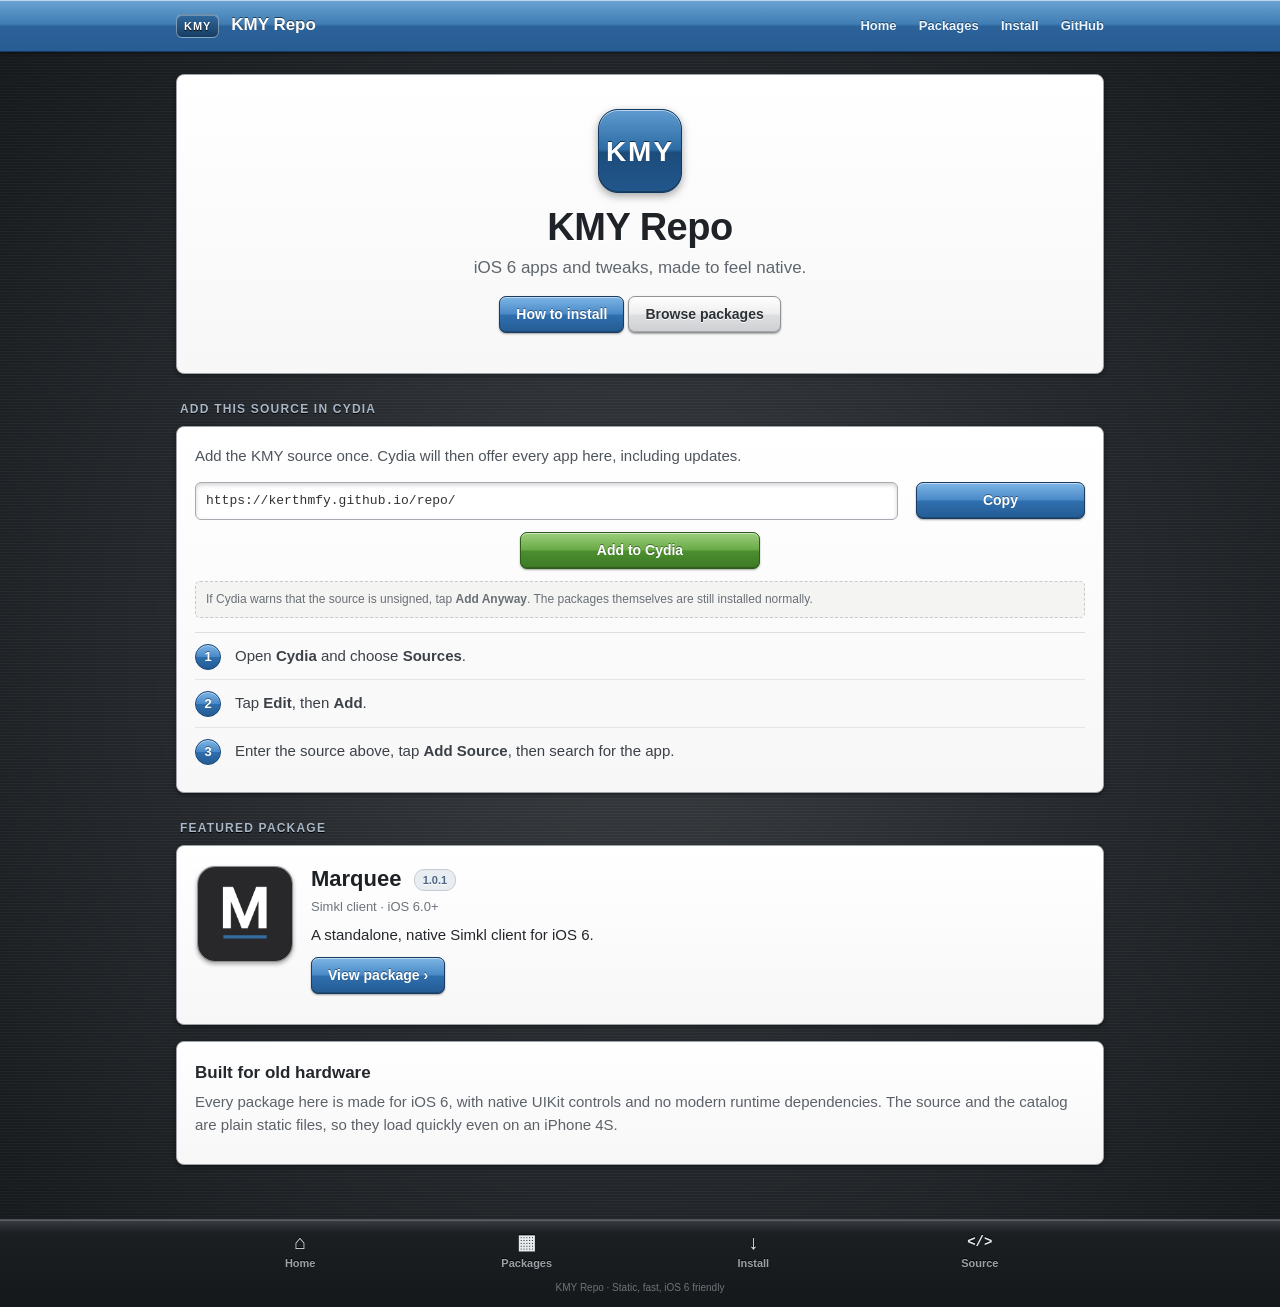
<file: docs/index.html>
<!DOCTYPE html>
<html lang="en">
<head>
<meta charset="utf-8">
<meta name="viewport" content="width=device-width, initial-scale=1.0">
<meta name="format-detection" content="telephone=no">
<title>KMY Repo — iOS 6 apps and tweaks, made to feel native.</title>
<meta name="description" content="iOS 6 apps and tweaks, made to feel native.">
<link rel="canonical" href="https://kerthmfy.github.io/repo/">
<meta property="og:type" content="website">
<meta property="og:site_name" content="KMY Repo">
<meta property="og:title" content="KMY Repo — iOS 6 apps and tweaks, made to feel native.">
<meta property="og:description" content="iOS 6 apps and tweaks, made to feel native.">
<meta property="og:url" content="https://kerthmfy.github.io/repo/">
<meta property="og:image" content="https://kerthmfy.github.io/repo/assets/og.png">
<link rel="icon" type="image/png" href="favicon.png">
<link rel="apple-touch-icon" href="CydiaIcon.png">
<link rel="stylesheet" href="assets/styles.css">
</head>
<body>
<header class="nav">
  <div class="nav-inner">
    <a class="nav-brand" href="index.html">
      <span class="nav-mark">KMY</span>
      <span class="nav-title">KMY Repo</span>
    </a>
    <nav class="nav-links">
      <a class="nav-link" href="index.html">Home</a>
      <a class="nav-link" href="index.html#packages">Packages</a>
      <a class="nav-link" href="index.html#install">Install</a>
      <a class="nav-link" href="https://github.com/kerthmfy/repo">GitHub</a>
    </nav>
    <div class="clear"></div>
  </div>
</header>
<main class="wrap">
  <section class="hero card">
    <div class="monogram">KMY</div>
    <h1>KMY Repo</h1>
    <p class="tagline">iOS 6 apps and tweaks, made to feel native.</p>
    <p class="hero-buttons">
      <a class="btn btn-blue" href="#install">How to install</a>
      <a class="btn btn-cream" href="#packages">Browse packages</a>
    </p>
  </section>

  <h2 class="section-label" id="install">Add this source in Cydia</h2>
  <div class="card install-card">
    <p class="install-lead">Add the KMY source once. Cydia will then offer every app here, including updates.</p>
    <div class="source-row">
      <div class="source-field" id="source-url">https://kerthmfy.github.io/repo/</div>
      <button type="button" class="btn btn-blue copy-btn" data-copy="https://kerthmfy.github.io/repo/">Copy</button>
    </div>
    <p class="center"><a class="btn btn-green btn-wide" href="cydia://url/https://cydia.saurik.com/api/share#?source=https%3A%2F%2Fkerthmfy.github.io%2Frepo%2F">Add to Cydia</a></p>
    <p class="note">If Cydia warns that the source is unsigned, tap <strong>Add Anyway</strong>. The packages themselves are still installed normally.</p>
    <ol class="steps"><li><span class="step-number">1</span>Open <strong>Cydia</strong> and choose <strong>Sources</strong>.</li><li><span class="step-number">2</span>Tap <strong>Edit</strong>, then <strong>Add</strong>.</li><li><span class="step-number">3</span>Enter the source above, tap <strong>Add Source</strong>, then search for the app.</li></ol>
  </div>

  <div id="packages"></div>
  <h2 class="section-label">Featured package</h2>
<div class="card featured">
    <img class="app-icon app-icon-lg" src="assets/icons/marquee.png" alt="" width="96" height="96">
    <div class="featured-body">
      <div class="featured-heading">
        <h3>Marquee</h3>
        <span class="version-chip">1.0.1</span>
      </div>
      <p class="pkg-tag">Simkl client &middot; iOS 6.0+</p>
      <p>A standalone, native Simkl client for iOS 6.</p>
      <p><a class="btn btn-blue" href="p/marquee/index.html">View package &#8250;</a></p>
    </div>
    <div class="clear"></div>
  </div>
  

  <div class="card about-strip">
    <h2>Built for old hardware</h2>
    <p>Every package here is made for iOS 6, with native UIKit controls and no modern runtime dependencies. The source and the catalog are plain static files, so they load quickly even on an iPhone 4S.</p>
  </div>
</main>
<footer class="footer">
  <div class="footer-inner">
    <a class="tab" href="index.html"><span class="tab-icon">&#8962;</span>Home</a>
    <a class="tab" href="index.html#packages"><span class="tab-icon">&#9638;</span>Packages</a>
    <a class="tab" href="index.html#install"><span class="tab-icon">&#8595;</span>Install</a>
    <a class="tab" href="https://github.com/kerthmfy/repo"><span class="tab-icon tab-code">&lt;/&gt;</span>Source</a>
    <div class="footer-note">KMY Repo &middot; Static, fast, iOS 6 friendly</div>
  </div>
</footer>
<script src="assets/app.js"></script>
</body>
</html>
</file>
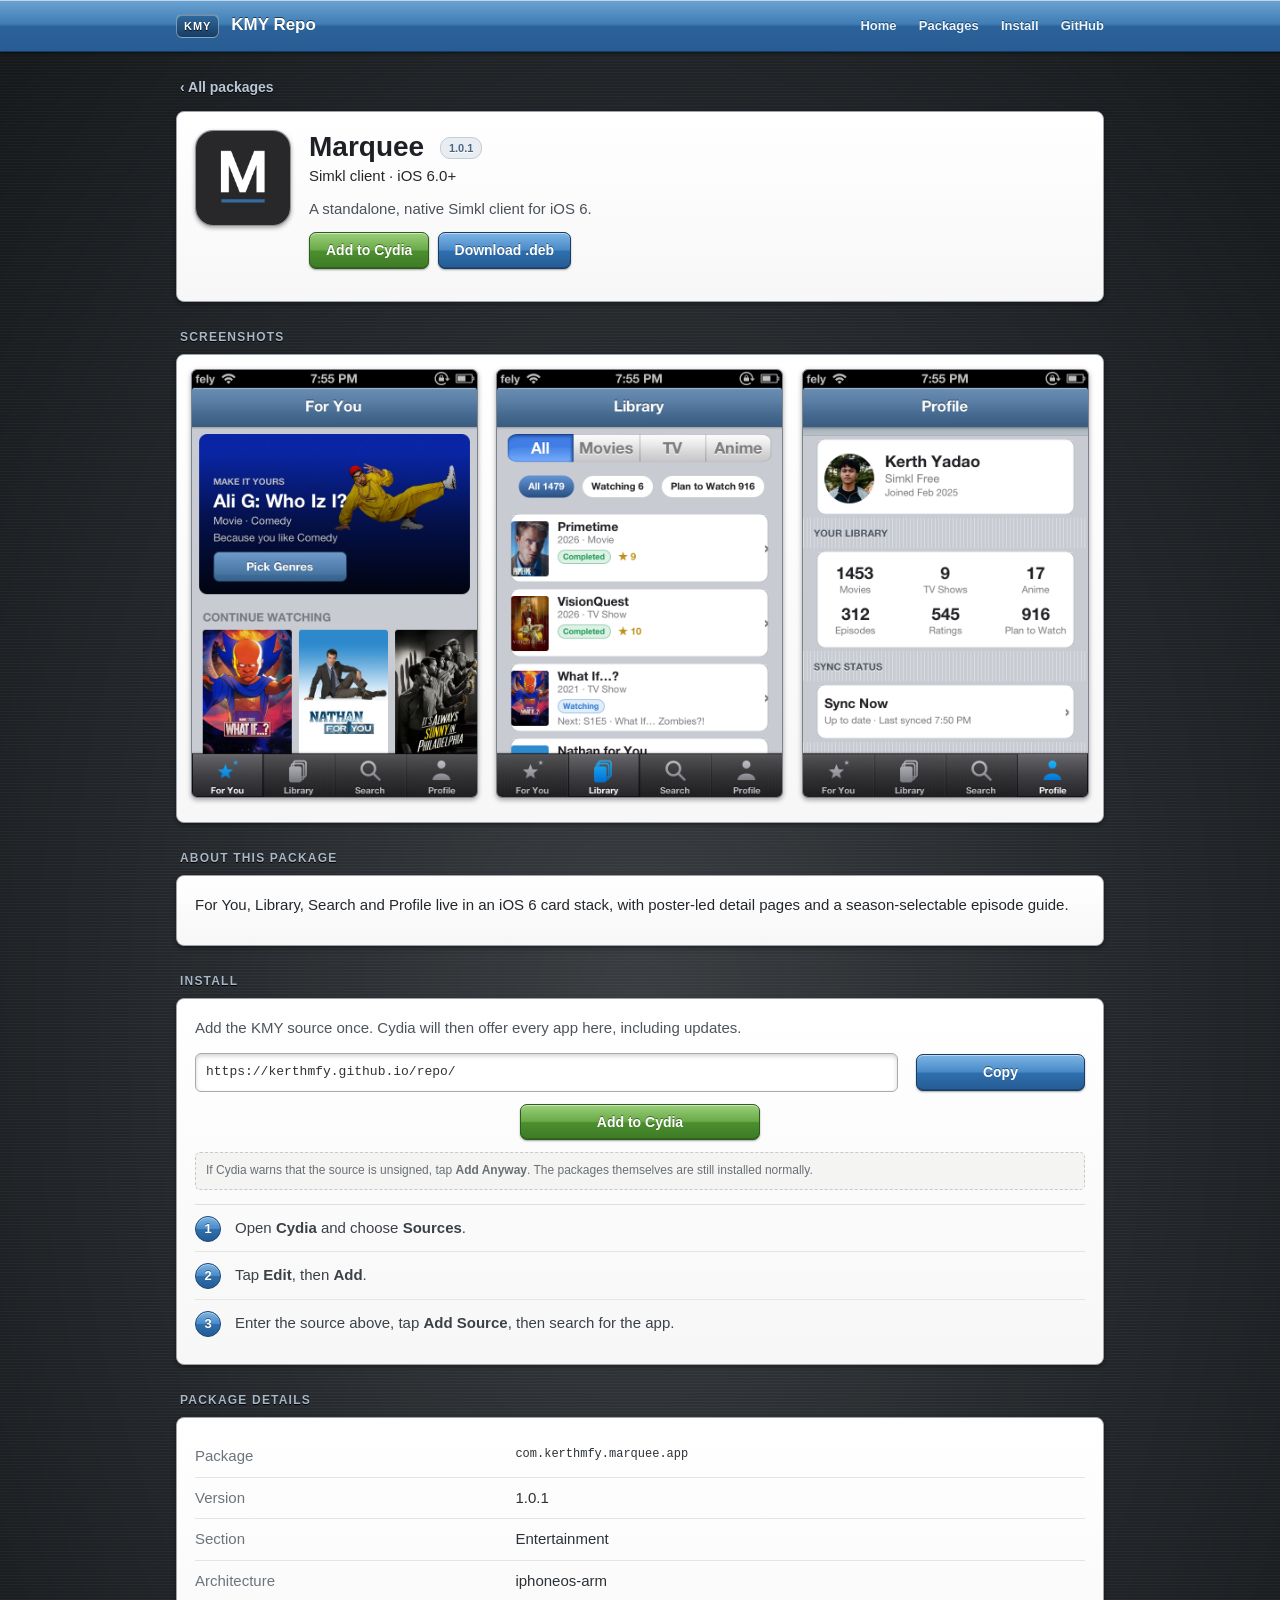
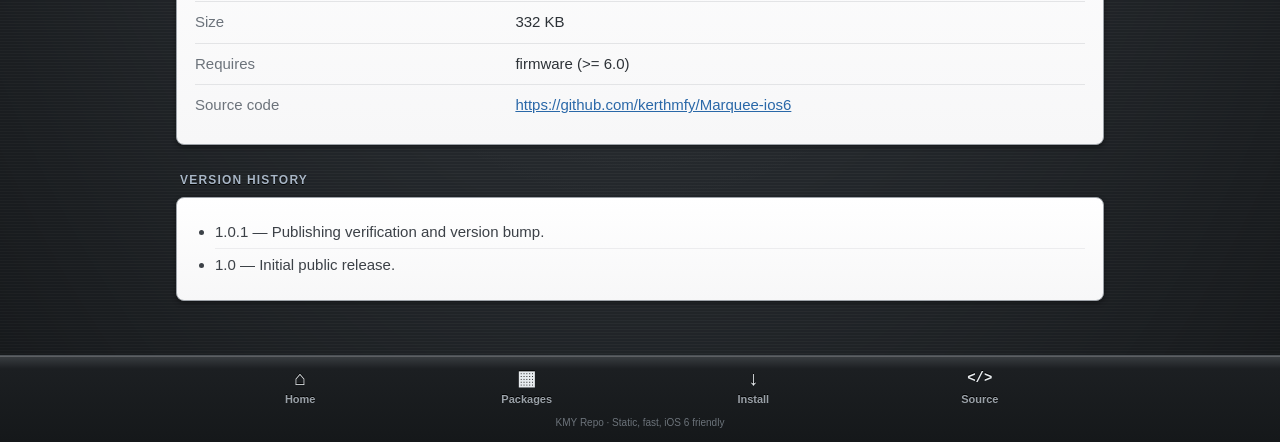
<file: docs/p/marquee/index.html>
<!DOCTYPE html>
<html lang="en">
<head>
<meta charset="utf-8">
<meta name="viewport" content="width=device-width, initial-scale=1.0">
<meta name="format-detection" content="telephone=no">
<title>Marquee 1.0.1 — KMY Repo</title>
<meta name="description" content="A standalone, native Simkl client for iOS 6.">
<link rel="canonical" href="https://kerthmfy.github.io/repo/p/marquee/">
<meta property="og:type" content="website">
<meta property="og:site_name" content="KMY Repo">
<meta property="og:title" content="Marquee 1.0.1 — KMY Repo">
<meta property="og:description" content="A standalone, native Simkl client for iOS 6.">
<meta property="og:url" content="https://kerthmfy.github.io/repo/p/marquee/">
<meta property="og:image" content="https://kerthmfy.github.io/repo/assets/og.png">
<link rel="icon" type="image/png" href="../../favicon.png">
<link rel="apple-touch-icon" href="../../CydiaIcon.png">
<link rel="stylesheet" href="../../assets/styles.css">
</head>
<body>
<header class="nav">
  <div class="nav-inner">
    <a class="nav-brand" href="../../index.html">
      <span class="nav-mark">KMY</span>
      <span class="nav-title">KMY Repo</span>
    </a>
    <nav class="nav-links">
      <a class="nav-link" href="../../index.html">Home</a>
      <a class="nav-link" href="../../index.html#packages">Packages</a>
      <a class="nav-link" href="../../index.html#install">Install</a>
      <a class="nav-link" href="https://github.com/kerthmfy/repo">GitHub</a>
    </nav>
    <div class="clear"></div>
  </div>
</header>
<main class="wrap">
  <p class="back-link"><a href="../../index.html">&#8249; All packages</a></p>

  <section class="card package-head">
    <img class="app-icon app-icon-lg" src="../../assets/icons/marquee.png" alt="Marquee icon" width="96" height="96">
    <div class="package-head-body">
      <h1>Marquee <span class="version-chip">1.0.1</span></h1>
      <p class="package-tag">Simkl client &middot; iOS 6.0+</p>
      <div class="package-lede"><p>A standalone, native Simkl client for iOS 6.</p></div>
      <p class="package-buttons">
        <a class="btn btn-green" href="cydia://url/https://cydia.saurik.com/api/share#?source=https%3A%2F%2Fkerthmfy.github.io%2Frepo%2F">Add to Cydia</a>
        <a class="btn btn-blue" href="../../debs/com.kerthmfy.marquee.app_1.0.1_iphoneos-arm.deb">Download .deb</a>
      </p>
    </div>
    <div class="clear"></div>
  </section>

  <h2 class="section-label">Screenshots</h2>
  <div class="card shots-card">
    <div class="shots">
      <div class="shot">
        <img src="../../assets/screenshots/marquee/attachment-2.png" alt="Marquee screenshot">
      </div><div class="shot">
        <img src="../../assets/screenshots/marquee/attachment-1.png" alt="Marquee screenshot">
      </div><div class="shot">
        <img src="../../assets/screenshots/marquee/attachment-0.png" alt="Marquee screenshot">
      </div>
      <div class="clear"></div>
    </div>
  </div>

  <h2 class="section-label">About this package</h2>
  <div class="card">
    <p>For You, Library, Search and Profile live in an iOS 6 card stack, with poster-led detail pages and a season-selectable episode guide.</p>
  </div>

  <h2 class="section-label">Install</h2>
  <div class="card install-card">
    <p class="install-lead">Add the KMY source once. Cydia will then offer every app here, including updates.</p>
    <div class="source-row">
      <div class="source-field" id="source-url">https://kerthmfy.github.io/repo/</div>
      <button type="button" class="btn btn-blue copy-btn" data-copy="https://kerthmfy.github.io/repo/">Copy</button>
    </div>
    <p class="center"><a class="btn btn-green btn-wide" href="cydia://url/https://cydia.saurik.com/api/share#?source=https%3A%2F%2Fkerthmfy.github.io%2Frepo%2F">Add to Cydia</a></p>
    <p class="note">If Cydia warns that the source is unsigned, tap <strong>Add Anyway</strong>. The packages themselves are still installed normally.</p>
    <ol class="steps"><li><span class="step-number">1</span>Open <strong>Cydia</strong> and choose <strong>Sources</strong>.</li><li><span class="step-number">2</span>Tap <strong>Edit</strong>, then <strong>Add</strong>.</li><li><span class="step-number">3</span>Enter the source above, tap <strong>Add Source</strong>, then search for the app.</li></ol>
  </div>

  <h2 class="section-label">Package details</h2>
  <div class="card">
    <table class="meta-table">
      <tbody>
        <tr><th>Package</th><td class="mono">com.kerthmfy.marquee.app</td></tr>
        <tr><th>Version</th><td>1.0.1</td></tr>
        <tr><th>Section</th><td>Entertainment</td></tr>
        <tr><th>Architecture</th><td>iphoneos-arm</td></tr>
        <tr><th>Size</th><td>332 KB</td></tr>
        <tr><th>Requires</th><td>firmware (&gt;= 6.0)</td></tr>
        <tr><th>Source code</th><td><a href="https://github.com/kerthmfy/Marquee-ios6">https://github.com/kerthmfy/Marquee-ios6</a></td></tr>
      </tbody>
    </table>
  </div>

  <h2 class="section-label">Version history</h2>
  <div class="card">
    <ul class="changelog"><li>1.0.1 — Publishing verification and version bump.</li><li>1.0 — Initial public release.</li></ul>
  </div>
</main>
<footer class="footer">
  <div class="footer-inner">
    <a class="tab" href="../../index.html"><span class="tab-icon">&#8962;</span>Home</a>
    <a class="tab" href="../../index.html#packages"><span class="tab-icon">&#9638;</span>Packages</a>
    <a class="tab" href="../../index.html#install"><span class="tab-icon">&#8595;</span>Install</a>
    <a class="tab" href="https://github.com/kerthmfy/repo"><span class="tab-icon tab-code">&lt;/&gt;</span>Source</a>
    <div class="footer-note">KMY Repo &middot; Static, fast, iOS 6 friendly</div>
  </div>
</footer>
<script src="../../assets/app.js"></script>
</body>
</html>
</file>
<file: docs/assets/styles.css>
/* KMY Repo — iOS 6 skeuomorphic catalog.
   Deliberately old-WebKit friendly: no CSS variables, no grid, no flexbox.
   Gradients keep the -webkit- prefix so iOS 6 Safari and Cydia's UIWebView
   render the same gloss the modern browsers get. */

* {
  -webkit-box-sizing: border-box;
  box-sizing: border-box;
}

html {
  -webkit-text-size-adjust: 100%;
  background: #23272b;
}

body {
  margin: 0;
  color: #23272b;
  font-family: "Helvetica Neue", Helvetica, Arial, sans-serif;
  font-size: 15px;
  line-height: 1.5;
  background-color: #23272b;
  background-image:
    -webkit-radial-gradient(center, ellipse cover, rgba(255, 255, 255, 0.10) 0%, rgba(255, 255, 255, 0) 55%, rgba(0, 0, 0, 0.38) 100%),
    -webkit-repeating-linear-gradient(top, rgba(255, 255, 255, 0.035) 0px, rgba(255, 255, 255, 0.035) 1px, rgba(0, 0, 0, 0) 1px, rgba(0, 0, 0, 0) 3px);
  background-image:
    radial-gradient(ellipse at center, rgba(255, 255, 255, 0.10) 0%, rgba(255, 255, 255, 0) 55%, rgba(0, 0, 0, 0.38) 100%),
    repeating-linear-gradient(to bottom, rgba(255, 255, 255, 0.035) 0px, rgba(255, 255, 255, 0.035) 1px, rgba(0, 0, 0, 0) 1px, rgba(0, 0, 0, 0) 3px);
}

a {
  color: #2a68a8;
}

a:hover {
  color: #174a7d;
}

:focus {
  outline: 2px solid #ffcf55;
  outline-offset: 2px;
}

.btn:focus-visible,
.nav-link:focus-visible,
.tab:focus-visible {
  outline: 2px solid #ffcf55;
  outline-offset: 2px;
}

img {
  border: 0;
  max-width: 100%;
  height: auto;
}

.clear {
  clear: both;
}

/* ------------------------------------------------------------------ */
/* Glossy blue navigation bar                                          */
/* ------------------------------------------------------------------ */

.nav {
  background-color: #2c639e;
  background-image:
    -webkit-linear-gradient(top, #6ca3d3 0%, #3f7db4 47%, #2b6299 52%, #285d93 100%);
  background-image:
    linear-gradient(to bottom, #6ca3d3 0%, #3f7db4 47%, #2b6299 52%, #285d93 100%);
  border-bottom: 1px solid #123c65;
  -webkit-box-shadow: inset 0 1px 0 rgba(255, 255, 255, 0.55), 0 1px 4px rgba(0, 0, 0, 0.50);
  box-shadow: inset 0 1px 0 rgba(255, 255, 255, 0.55), 0 1px 4px rgba(0, 0, 0, 0.50);
}

.nav-inner {
  max-width: 960px;
  margin: 0 auto;
  padding: 9px 16px;
}

.nav-brand {
  float: left;
  color: #ffffff;
  font-size: 17px;
  font-weight: bold;
  line-height: 32px;
  text-decoration: none;
  text-shadow: 0 -1px 0 rgba(0, 0, 0, 0.55);
}

.nav-brand:hover {
  color: #ffffff;
}

.nav-mark {
  display: inline-block;
  margin-right: 7px;
  padding: 2px 7px;
  border: 1px solid rgba(255, 255, 255, 0.40);
  -webkit-border-radius: 6px;
  border-radius: 6px;
  background-color: #1e4a77;
  background-image:
    -webkit-linear-gradient(top, #316a9e, #173d63);
  background-image:
    linear-gradient(to bottom, #316a9e, #173d63);
  -webkit-box-shadow: inset 0 1px 0 rgba(255, 255, 255, 0.28);
  box-shadow: inset 0 1px 0 rgba(255, 255, 255, 0.28);
  font-size: 11px;
  letter-spacing: 1px;
  line-height: 18px;
  text-shadow: 0 1px 1px #000000;
}

.nav-links {
  float: right;
  line-height: 32px;
}

.nav-link {
  display: inline-block;
  margin-left: 18px;
  color: #eaf4ff;
  font-size: 13px;
  font-weight: bold;
  text-decoration: none;
  text-shadow: 0 -1px 0 rgba(0, 0, 0, 0.45);
}

.nav-link:hover {
  color: #ffffff;
  text-decoration: underline;
}

/* ------------------------------------------------------------------ */
/* Page shell and grouped cards                                        */
/* ------------------------------------------------------------------ */

main {
  display: block;
}

.wrap {
  max-width: 960px;
  margin: 0 auto;
  padding: 22px 16px 10px;
}

.section-label {
  margin: 26px 4px 8px;
  color: #a8b6c6;
  font-size: 12px;
  font-weight: bold;
  letter-spacing: 1.2px;
  text-transform: uppercase;
  text-shadow: 0 1px 0 #000000;
}

.card {
  margin: 0 0 16px;
  padding: 18px;
  border: 1px solid #9da2a8;
  -webkit-border-radius: 8px;
  border-radius: 8px;
  background-color: #ffffff;
  background-image:
    -webkit-linear-gradient(top, #ffffff 0%, #f7f7f8 100%);
  background-image:
    linear-gradient(to bottom, #ffffff 0%, #f7f7f8 100%);
  -webkit-box-shadow: inset 0 1px 0 #ffffff, 0 2px 5px rgba(0, 0, 0, 0.40);
  box-shadow: inset 0 1px 0 #ffffff, 0 2px 5px rgba(0, 0, 0, 0.40);
}

.card h2 {
  margin: 0 0 6px;
  color: #24282c;
  font-size: 17px;
}

.card p {
  margin: 0 0 10px;
}

.center {
  text-align: center;
}

/* ------------------------------------------------------------------ */
/* Hero                                                                */
/* ------------------------------------------------------------------ */

.hero {
  padding: 34px 22px 30px;
  text-align: center;
}

.monogram {
  width: 84px;
  height: 84px;
  margin: 0 auto 14px;
  border: 1px solid #12395f;
  -webkit-border-radius: 20px;
  border-radius: 20px;
  background-color: #245b92;
  background-image:
    -webkit-linear-gradient(top, #5f9bd0 0%, #2d6ca5 48%, #1c4c7c 52%, #22578c 100%);
  background-image:
    linear-gradient(to bottom, #5f9bd0 0%, #2d6ca5 48%, #1c4c7c 52%, #22578c 100%);
  -webkit-box-shadow: inset 0 1px 0 rgba(255, 255, 255, 0.60), inset 0 -1px 0 rgba(0, 0, 0, 0.30), 0 3px 8px rgba(0, 0, 0, 0.35);
  box-shadow: inset 0 1px 0 rgba(255, 255, 255, 0.60), inset 0 -1px 0 rgba(0, 0, 0, 0.30), 0 3px 8px rgba(0, 0, 0, 0.35);
  color: #ffffff;
  font-size: 28px;
  font-weight: bold;
  letter-spacing: 2px;
  line-height: 84px;
  text-shadow: 0 -1px 0 rgba(0, 0, 0, 0.60);
}

.hero h1 {
  margin: 0 0 6px;
  color: #1f2327;
  font-size: 38px;
  letter-spacing: -0.5px;
  line-height: 1.1;
  text-shadow: 0 1px 0 #ffffff;
}

.tagline {
  max-width: 560px;
  margin: 0 auto !important;
  color: #5f666d;
  font-size: 17px;
}

.hero-buttons {
  margin-top: 16px !important;
}

/* ------------------------------------------------------------------ */
/* Beveled iOS 6 buttons                                               */
/* ------------------------------------------------------------------ */

.btn {
  display: inline-block;
  min-width: 120px;
  padding: 9px 16px;
  border: 1px solid #1a3c60;
  -webkit-border-radius: 7px;
  border-radius: 7px;
  font-family: "Helvetica Neue", Helvetica, Arial, sans-serif;
  font-size: 14px;
  font-weight: bold;
  line-height: 1.2;
  text-align: center;
  text-decoration: none;
  text-shadow: 0 -1px 0 rgba(0, 0, 0, 0.40);
  vertical-align: middle;
  cursor: pointer;
  -webkit-appearance: none;
  appearance: none;
  -webkit-box-shadow: inset 0 1px 0 rgba(255, 255, 255, 0.50), inset 0 -1px 0 rgba(0, 0, 0, 0.20), 0 1px 2px rgba(0, 0, 0, 0.35);
  box-shadow: inset 0 1px 0 rgba(255, 255, 255, 0.50), inset 0 -1px 0 rgba(0, 0, 0, 0.20), 0 1px 2px rgba(0, 0, 0, 0.35);
}

.btn-blue {
  border-color: #1a3c60;
  background-color: #2f6fae;
  background-image:
    -webkit-linear-gradient(top, #7db5e5 0%, #4a8ac8 48%, #2f6fae 52%, #245b93 100%);
  background-image:
    linear-gradient(to bottom, #7db5e5 0%, #4a8ac8 48%, #2f6fae 52%, #245b93 100%);
  color: #ffffff;
}

.btn-blue:hover {
  background-image:
    -webkit-linear-gradient(top, #8dc2ec 0%, #5697d2 48%, #3a7ab8 52%, #2c67a2 100%);
  background-image:
    linear-gradient(to bottom, #8dc2ec 0%, #5697d2 48%, #3a7ab8 52%, #2c67a2 100%);
  color: #ffffff;
}

.btn-green {
  border-color: #2c5d1c;
  background-color: #4c8f2f;
  background-image:
    -webkit-linear-gradient(top, #9ccf7c 0%, #69aa47 48%, #4c8f2f 52%, #3d7a25 100%);
  background-image:
    linear-gradient(to bottom, #9ccf7c 0%, #69aa47 48%, #4c8f2f 52%, #3d7a25 100%);
  color: #ffffff;
}

.btn-green:hover {
  background-image:
    -webkit-linear-gradient(top, #aadb89 0%, #74b751 48%, #579c37 52%, #46852c 100%);
  background-image:
    linear-gradient(to bottom, #aadb89 0%, #74b751 48%, #579c37 52%, #46852c 100%);
  color: #ffffff;
}

.btn-cream {
  border-color: #8f9296;
  background-color: #f2f2f3;
  background-image:
    -webkit-linear-gradient(top, #ffffff 0%, #ededee 48%, #dedfe1 52%, #cecfd2 100%);
  background-image:
    linear-gradient(to bottom, #ffffff 0%, #ededee 48%, #dedfe1 52%, #cecfd2 100%);
  color: #2c3136;
  text-shadow: 0 1px 0 #ffffff;
}

.btn-cream:hover {
  background-image:
    -webkit-linear-gradient(top, #ffffff 0%, #f5f5f6 48%, #e6e7e9 52%, #d8d9dc 100%);
  background-image:
    linear-gradient(to bottom, #ffffff 0%, #f5f5f6 48%, #e6e7e9 52%, #d8d9dc 100%);
  color: #1f2327;
}

.btn:active {
  -webkit-box-shadow: inset 0 2px 4px rgba(0, 0, 0, 0.45);
  box-shadow: inset 0 2px 4px rgba(0, 0, 0, 0.45);
  position: relative;
  top: 1px;
}

.btn-wide {
  min-width: 240px;
}

/* ------------------------------------------------------------------ */
/* Source field and install card                                       */
/* ------------------------------------------------------------------ */

.install-lead {
  color: #4e545b;
}

.source-row {
  margin: 14px 0 12px;
  font-size: 0;
  white-space: nowrap;
}

.source-field {
  display: inline-block;
  width: 79%;
  padding: 9px 10px;
  overflow-x: auto;
  border: 1px solid #a6abb1;
  -webkit-border-radius: 6px;
  border-radius: 6px;
  background: #ffffff;
  color: #333333;
  font-family: Menlo, Monaco, Consolas, monospace;
  font-size: 13px;
  line-height: 1.4;
  vertical-align: middle;
  -webkit-box-shadow: inset 0 2px 4px rgba(0, 0, 0, 0.18);
  box-shadow: inset 0 2px 4px rgba(0, 0, 0, 0.18);
}

.copy-btn {
  width: 19%;
  min-width: 0;
  margin-left: 2%;
  font-size: 14px;
  vertical-align: middle;
}

.note {
  margin: 12px 0 !important;
  padding: 9px 10px;
  border: 1px dashed #c7c9cc;
  -webkit-border-radius: 5px;
  border-radius: 5px;
  background: #f4f4f2;
  color: #6a7077;
  font-size: 12px;
  line-height: 1.45;
}

.steps {
  margin: 14px 0 0;
  padding: 0;
  border-top: 1px solid #dcdde0;
  list-style: none;
}

.steps li {
  position: relative;
  padding: 12px 0 12px 40px;
  border-bottom: 1px solid #e4e5e7;
  color: #3c4147;
}

.steps li:last-child {
  border-bottom: 0;
}

.step-number {
  position: absolute;
  top: 11px;
  left: 0;
  width: 26px;
  height: 26px;
  border: 1px solid #1c4a78;
  -webkit-border-radius: 50%;
  border-radius: 50%;
  background-color: #2f6fae;
  background-image:
    -webkit-linear-gradient(top, #7db5e5 0%, #4a8ac8 48%, #2f6fae 52%, #245b93 100%);
  background-image:
    linear-gradient(to bottom, #7db5e5 0%, #4a8ac8 48%, #2f6fae 52%, #245b93 100%);
  -webkit-box-shadow: inset 0 1px 0 rgba(255, 255, 255, 0.45);
  box-shadow: inset 0 1px 0 rgba(255, 255, 255, 0.45);
  color: #ffffff;
  font-size: 13px;
  font-weight: bold;
  line-height: 24px;
  text-align: center;
  text-shadow: 0 -1px 0 rgba(0, 0, 0, 0.40);
}

/* ------------------------------------------------------------------ */
/* App icons, featured card, package grid                              */
/* ------------------------------------------------------------------ */

.app-icon {
  width: 56px;
  height: 56px;
  border: 1px solid rgba(0, 0, 0, 0.35);
  -webkit-border-radius: 11px;
  border-radius: 11px;
  background: #d9dde1;
  vertical-align: top;
  -webkit-box-shadow: inset 0 1px 0 rgba(255, 255, 255, 0.50), 0 2px 4px rgba(0, 0, 0, 0.35);
  box-shadow: inset 0 1px 0 rgba(255, 255, 255, 0.50), 0 2px 4px rgba(0, 0, 0, 0.35);
}

.app-icon-lg {
  width: 96px;
  height: 96px;
  -webkit-border-radius: 18px;
  border-radius: 18px;
  float: left;
  margin-right: 18px;
}

.featured {
  padding: 20px;
}

.featured-body {
  margin-left: 114px;
}

.featured-heading h3 {
  display: inline;
  margin: 0;
  color: #1d2125;
  font-size: 22px;
  line-height: 1.2;
  vertical-align: middle;
}

.version-chip {
  display: inline-block;
  margin-left: 8px;
  padding: 2px 8px;
  border: 1px solid #c4ccd5;
  -webkit-border-radius: 10px;
  border-radius: 10px;
  background: #e8edf2;
  color: #4a6684;
  font-size: 11px;
  font-weight: bold;
  line-height: 16px;
  text-shadow: 0 1px 0 #ffffff;
  vertical-align: middle;
}

.pkg-tag {
  margin: 4px 0 8px !important;
  color: #6d747c;
  font-size: 13px;
}

.pkg-grid {
  margin: 0 -1%;
}

.pkg-card {
  position: relative;
  display: block;
  float: left;
  width: 48%;
  margin: 0 1% 14px;
  padding: 13px 28px 13px 13px;
  border: 1px solid #9da2a8;
  -webkit-border-radius: 8px;
  border-radius: 8px;
  background-color: #ffffff;
  background-image:
    -webkit-linear-gradient(top, #ffffff 0%, #f7f7f8 100%);
  background-image:
    linear-gradient(to bottom, #ffffff 0%, #f7f7f8 100%);
  color: #222222;
  text-decoration: none;
  -webkit-box-shadow: inset 0 1px 0 #ffffff, 0 2px 5px rgba(0, 0, 0, 0.40);
  box-shadow: inset 0 1px 0 #ffffff, 0 2px 5px rgba(0, 0, 0, 0.40);
}

.pkg-card:hover {
  background-image:
    -webkit-linear-gradient(top, #ffffff 0%, #f0f4f8 100%);
  background-image:
    linear-gradient(to bottom, #ffffff 0%, #f0f4f8 100%);
  color: #222222;
}

.pkg-card .app-icon {
  float: left;
}

.pkg-card-body {
  display: block;
  min-height: 56px;
  margin-left: 68px;
}

.pkg-name {
  display: block;
  margin-bottom: 2px;
  color: #1f2327;
  font-size: 16px;
  font-weight: bold;
}

.pkg-card .pkg-tag {
  display: block;
  margin: 0 !important;
}

.pkg-meta {
  display: block;
  color: #6b727a;
  font-size: 12px;
}

.chevron {
  position: absolute;
  top: 50%;
  right: 8px;
  margin-top: -14px;
  color: #b3bac2;
  font-size: 26px;
  line-height: 28px;
}

.empty-card {
  padding: 28px 18px;
  color: #5c6269;
  text-align: center;
}

.about-strip p {
  color: #5c6269;
}

/* ------------------------------------------------------------------ */
/* Package detail page                                                 */
/* ------------------------------------------------------------------ */

.back-link {
  margin: 2px 4px 12px;
}

.back-link a {
  color: #b9c7d6;
  font-size: 14px;
  font-weight: bold;
  text-decoration: none;
  text-shadow: 0 1px 0 #000000;
}

.back-link a:hover {
  color: #ffffff;
}

.package-head h1 {
  margin: 0 0 2px;
  color: #1d2125;
  font-size: 28px;
  line-height: 1.2;
}

.package-head-body {
  margin-left: 114px;
}

.package-lede p {
  margin: 0 0 10px;
  color: #4b5158;
}

.package-buttons {
  margin-top: 12px !important;
}

.package-buttons .btn {
  margin-right: 4px;
  margin-bottom: 4px;
}

.shots-card {
  padding: 14px;
}

.shots {
  margin: 0 -1%;
}

.shot {
  float: left;
  width: 31.33%;
  margin: 0 1% 10px;
}

.shot img {
  display: block;
  width: 100%;
  height: auto;
  border: 1px solid #7d838a;
  -webkit-border-radius: 6px;
  border-radius: 6px;
  background: #222222;
  -webkit-box-shadow: 0 2px 5px rgba(0, 0, 0, 0.35);
  box-shadow: 0 2px 5px rgba(0, 0, 0, 0.35);
}

.meta-table {
  width: 100%;
  border-collapse: collapse;
  table-layout: fixed;
}

.meta-table th {
  width: 36%;
  padding: 9px 8px 9px 0;
  border-top: 1px solid #e3e4e6;
  color: #6c737b;
  font-weight: normal;
  text-align: left;
  vertical-align: top;
}

.meta-table td {
  padding: 9px 0;
  border-top: 1px solid #e3e4e6;
  color: #2d3237;
  overflow-wrap: break-word;
  word-wrap: break-word;
  vertical-align: top;
}

.meta-table td a {
  word-break: break-all;
}

.meta-table tr:first-child th,
.meta-table tr:first-child td {
  border-top: 0;
}

.mono {
  font-family: Menlo, Monaco, Consolas, monospace;
  font-size: 12px;
}

.changelog {
  margin: 0;
  padding-left: 20px;
  color: #3c4147;
}

.changelog li {
  padding: 5px 0;
  border-bottom: 1px solid #ececee;
}

.changelog li:last-child {
  border-bottom: 0;
}

/* ------------------------------------------------------------------ */
/* Tab-bar footer                                                      */
/* ------------------------------------------------------------------ */

.footer {
  margin-top: 28px;
  border-top: 1px solid #4b5055;
  background-color: #1c1f22;
  background-image:
    -webkit-linear-gradient(top, #3a3e42 0%, #1c1f22 15%, #15181a 100%);
  background-image:
    linear-gradient(to bottom, #3a3e42 0%, #1c1f22 15%, #15181a 100%);
  -webkit-box-shadow: inset 0 1px 0 rgba(255, 255, 255, 0.18);
  box-shadow: inset 0 1px 0 rgba(255, 255, 255, 0.18);
}

.footer-inner {
  max-width: 960px;
  margin: 0 auto;
  padding: 9px 8px 12px;
  font-size: 0;
  text-align: center;
}

.tab {
  display: inline-block;
  width: 24%;
  color: #9aa1a8;
  font-size: 11px;
  font-weight: bold;
  text-decoration: none;
  text-shadow: 0 -1px 0 #000000;
  vertical-align: top;
}

.tab:hover {
  color: #ffffff;
}

.tab-icon {
  display: block;
  height: 26px;
  color: #e7ebee;
  font-size: 20px;
  line-height: 26px;
  text-shadow: 0 -1px 0 #000000;
}

.tab-code {
  font-family: Menlo, Monaco, Consolas, monospace;
  font-size: 14px;
}

.footer-note {
  margin-top: 8px;
  color: #6c737a;
  font-size: 10px;
}

/* ------------------------------------------------------------------ */
/* Phones                                                              */
/* ------------------------------------------------------------------ */

@media only screen and (max-width: 700px) {
  .nav-inner {
    padding: 8px 10px;
    text-align: center;
  }

  .nav-brand {
    float: none;
    display: block;
    margin-bottom: 3px;
  }

  .nav-links {
    float: none;
    display: block;
  }

  .nav-link {
    margin: 0 6px;
    font-size: 12px;
  }

  .wrap {
    padding: 14px 10px 6px;
  }

  .section-label {
    margin: 20px 2px 7px;
  }

  .hero {
    padding: 26px 14px 22px;
  }

  .hero h1 {
    font-size: 30px;
  }

  .tagline {
    font-size: 15px;
  }

  .hero-buttons .btn {
    display: inline-block;
    width: auto;
    margin: 0 3px 8px;
  }

  .btn-wide {
    width: 100%;
  }

  .source-row {
    white-space: normal;
  }

  .source-field {
    display: block;
    width: 100%;
    margin: 0 0 8px;
  }

  .copy-btn {
    display: block;
    width: 100%;
    margin: 0;
  }

  .featured .app-icon-lg {
    float: none;
    display: block;
    margin: 0 auto 12px;
  }

  .featured-body {
    margin-left: 0;
    text-align: center;
  }

  .featured-body .btn {
    display: inline-block;
    width: auto;
  }

  .pkg-grid {
    margin: 0;
  }

  .pkg-card {
    width: 100%;
    margin: 0 0 10px;
  }

  .package-head {
    text-align: center;
  }

  .package-head .app-icon-lg {
    float: none;
    display: block;
    margin: 0 auto 12px;
  }

  .package-head-body {
    margin-left: 0;
  }

  .package-buttons .btn {
    display: inline-block;
    width: auto;
    margin: 0 3px 8px;
  }

  .shots {
    margin: 0;
  }

  .shot {
    float: none;
    width: 100%;
    margin: 0 0 12px;
  }

  .meta-table th {
    width: 42%;
  }

  .tab {
    width: 25%;
  }
}
</file>
